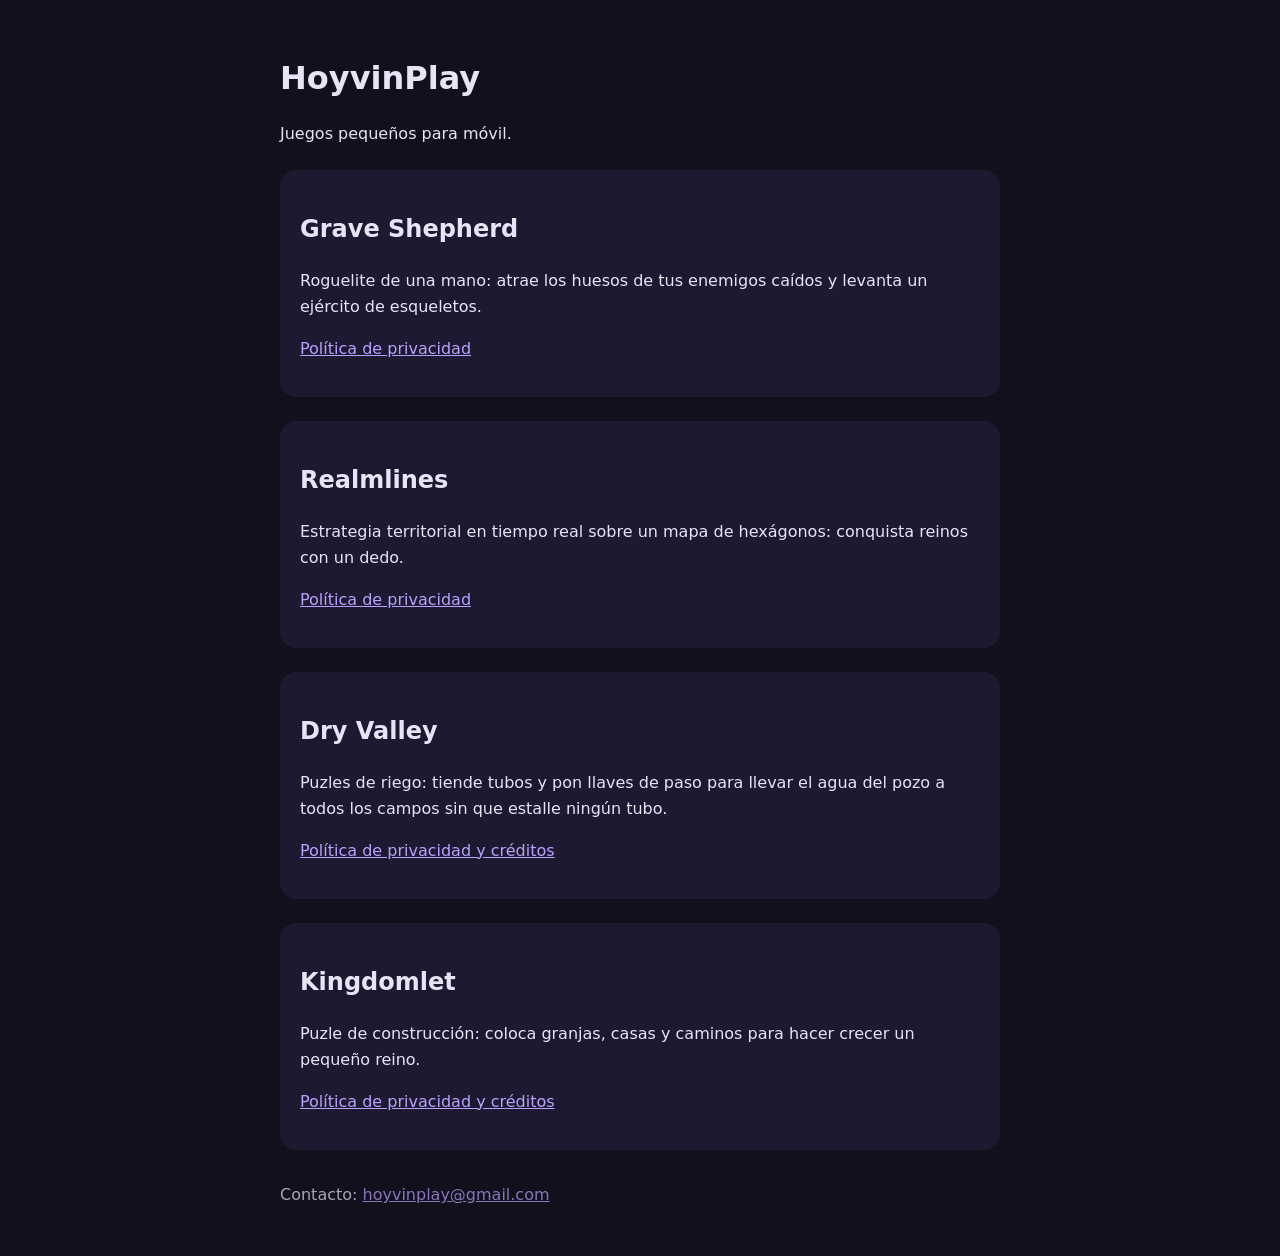
<file: index.html>
<!doctype html>
<html lang="es">
<head>
<meta charset="utf-8">
<meta name="viewport" content="width=device-width, initial-scale=1">
<title>HoyvinPlay</title>
<style>
  body { font-family: system-ui, -apple-system, "Segoe UI", Roboto, sans-serif; max-width: 720px; margin: 0 auto; padding: 32px 16px; line-height: 1.6; background: #12101c; color: #e8e4f6; }
  a { color: #b9a2ff; }
  h1 { margin-bottom: 0.2rem; }
  .card { background: #1d1930; border-radius: 16px; padding: 20px; margin-top: 24px; }
</style>
</head>
<body>
<h1>HoyvinPlay</h1>
<p>Juegos pequeños para móvil.</p>
<div class="card">
  <h2>Grave Shepherd</h2>
  <p>Roguelite de una mano: atrae los huesos de tus enemigos caídos y levanta un ejército de esqueletos.</p>
  <p><a href="privacy.html">Política de privacidad</a></p>
</div>
<div class="card">
  <h2>Realmlines</h2>
  <p>Estrategia territorial en tiempo real sobre un mapa de hexágonos: conquista reinos con un dedo.</p>
  <p><a href="realmlines/privacy.html">Política de privacidad</a></p>
</div>
<div class="card">
  <h2>Dry Valley</h2>
  <p>Puzles de riego: tiende tubos y pon llaves de paso para llevar el agua del pozo a todos los campos sin que estalle ningún tubo.</p>
  <p><a href="trunkline/privacy.html">Política de privacidad y créditos</a></p>
</div>
<div class="card">
  <h2>Kingdomlet</h2>
  <p>Puzle de construcción: coloca granjas, casas y caminos para hacer crecer un pequeño reino.</p>
  <p><a href="kingdomlet/privacy.html">Política de privacidad y créditos</a></p>
</div>
<p style="margin-top:32px;opacity:.7">Contacto: <a href="mailto:hoyvinplay@gmail.com">hoyvinplay@gmail.com</a></p>
</body>
</html>
</file>
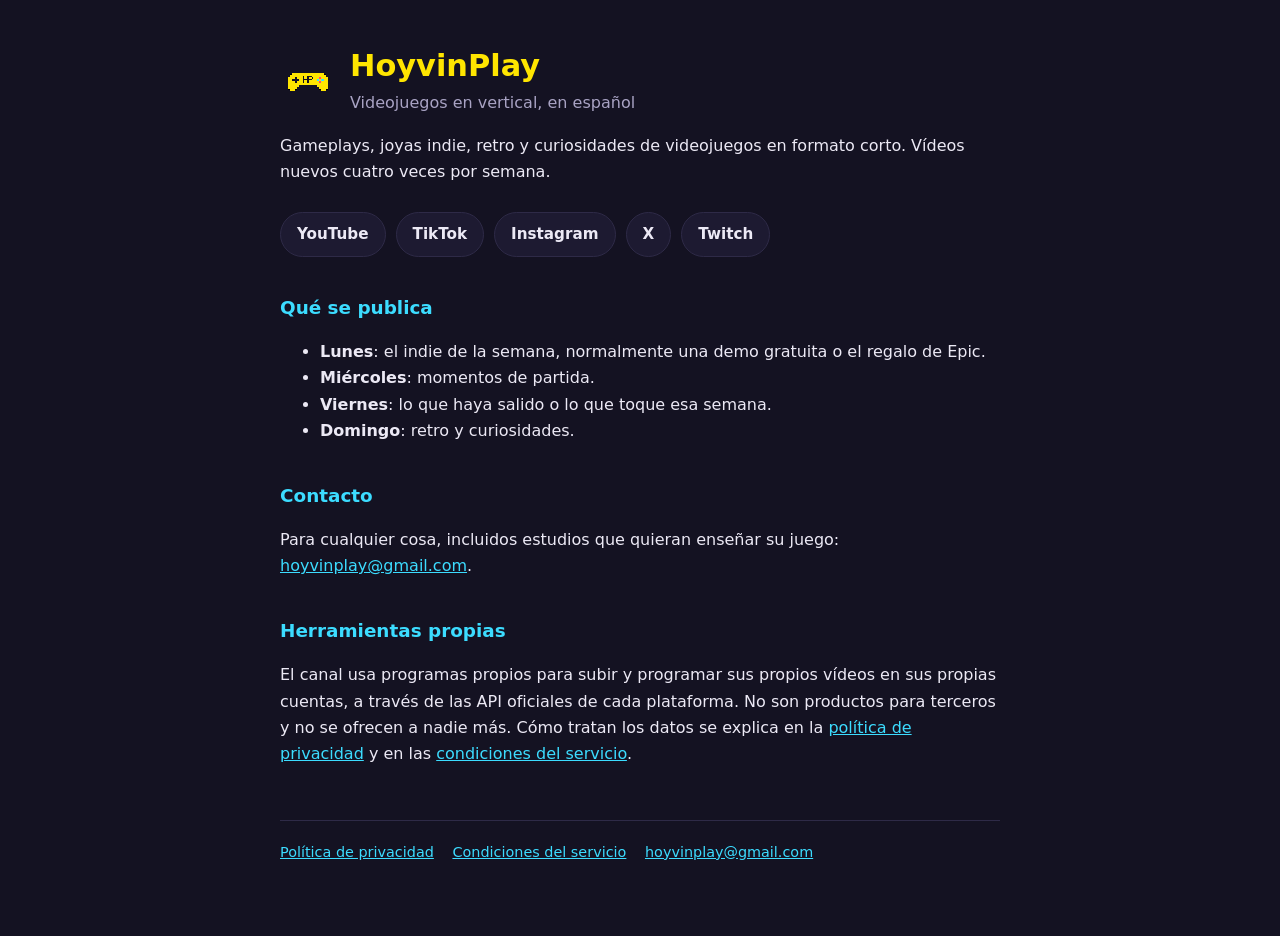
<file: canal/index.html>
<!doctype html>
<html lang="es">
<head>
<meta charset="utf-8">
<meta name="viewport" content="width=device-width,initial-scale=1">
<title>HoyvinPlay</title>
<meta name="description" content="Gameplays, joyas indie, retro y curiosidades de videojuegos en formato corto.">
<link rel="stylesheet" href="estilo.css">
<link rel="icon" href="avatar.png">
</head>
<body>
<div class="caja">

<header>
  <img src="avatar.png" alt="Logotipo de HoyvinPlay">
  <div>
    <h1>HoyvinPlay</h1>
    <div class="sub">Videojuegos en vertical, en español</div>
  </div>
</header>

<p>Gameplays, joyas indie, retro y curiosidades de videojuegos en formato corto.
Vídeos nuevos cuatro veces por semana.</p>

<nav>
  <a href="https://www.youtube.com/@hoyvinplay">YouTube</a>
  <a href="https://www.tiktok.com/@hoyvinplay">TikTok</a>
  <a href="https://www.instagram.com/hoyvinplay/">Instagram</a>
  <a href="https://x.com/hoyvinplay">X</a>
  <a href="https://www.twitch.tv/hoyvinplay">Twitch</a>
</nav>

<h2>Qué se publica</h2>
<ul>
  <li><strong>Lunes</strong>: el indie de la semana, normalmente una demo gratuita o el regalo de Epic.</li>
  <li><strong>Miércoles</strong>: momentos de partida.</li>
  <li><strong>Viernes</strong>: lo que haya salido o lo que toque esa semana.</li>
  <li><strong>Domingo</strong>: retro y curiosidades.</li>
</ul>

<h2>Contacto</h2>
<p>Para cualquier cosa, incluidos estudios que quieran enseñar su juego:
<a href="mailto:hoyvinplay@gmail.com">hoyvinplay@gmail.com</a>.</p>

<h2>Herramientas propias</h2>
<p>El canal usa programas propios para subir y programar sus propios vídeos en sus propias cuentas,
a través de las API oficiales de cada plataforma. No son productos para terceros y no se ofrecen a nadie más.
Cómo tratan los datos se explica en la
<a href="privacidad.html">política de privacidad</a> y en las
<a href="condiciones.html">condiciones del servicio</a>.</p>

<footer>
  <a href="privacidad.html">Política de privacidad</a>
  <a href="condiciones.html">Condiciones del servicio</a>
  <a href="mailto:hoyvinplay@gmail.com">hoyvinplay@gmail.com</a>
</footer>

</div>
</body>
</html>
</file>
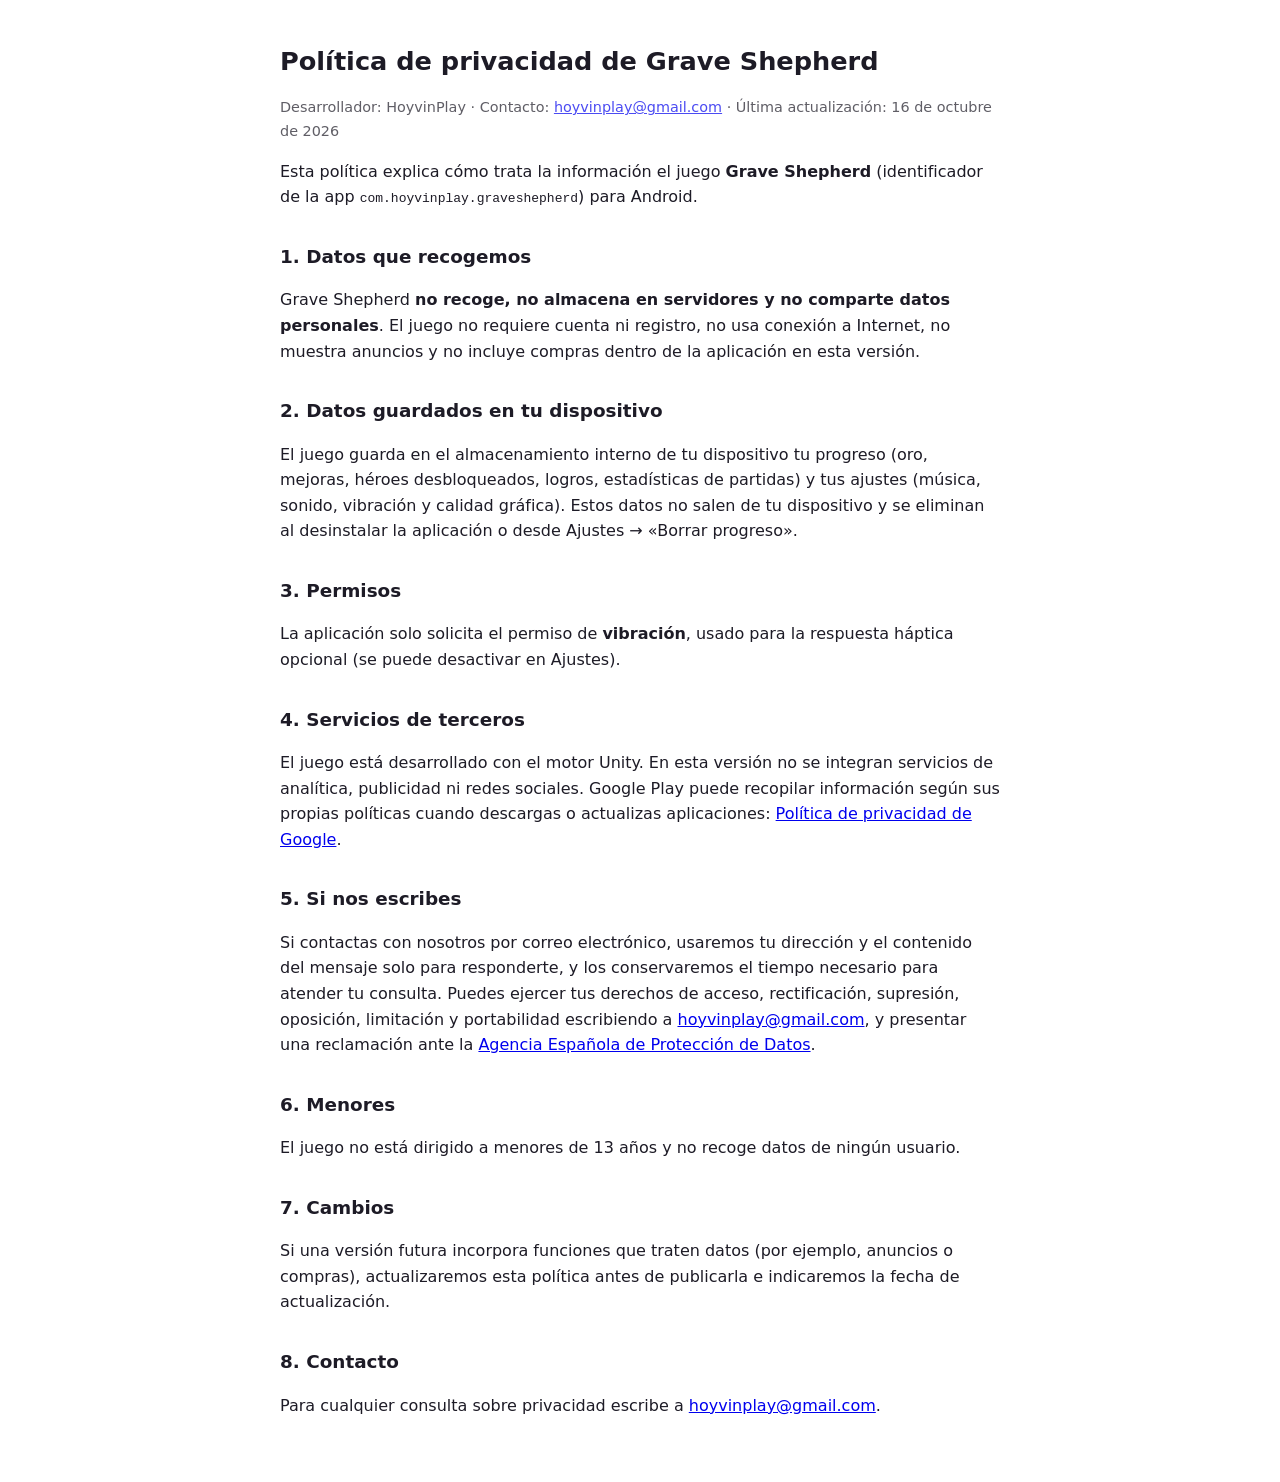
<file: privacy.html>
<!doctype html>
<html lang="es">
<head>
<meta charset="utf-8">
<meta name="viewport" content="width=device-width, initial-scale=1">
<title>Política de privacidad · Grave Shepherd</title>
<style>
  :root { color-scheme: light dark; }
  body { font-family: system-ui, -apple-system, "Segoe UI", Roboto, sans-serif; max-width: 720px; margin: 0 auto; padding: 24px 16px 48px; line-height: 1.6; background: #ffffff; color: #1d1b26; }
  @media (prefers-color-scheme: dark) { body { background: #12101c; color: #e8e4f6; } a { color: #b9a2ff; } }
  h1 { font-size: 1.6rem; margin-bottom: 0.2rem; }
  h2 { font-size: 1.15rem; margin-top: 2rem; }
  .meta { opacity: 0.7; font-size: 0.9rem; }
</style>
</head>
<body>
<h1>Política de privacidad de Grave Shepherd</h1>
<p class="meta">Desarrollador: HoyvinPlay · Contacto: <a href="mailto:hoyvinplay@gmail.com">hoyvinplay@gmail.com</a> · Última actualización: 16 de octubre de 2026</p>

<p>Esta política explica cómo trata la información el juego <strong>Grave Shepherd</strong> (identificador de la app <code>com.hoyvinplay.graveshepherd</code>) para Android.</p>

<h2>1. Datos que recogemos</h2>
<p>Grave Shepherd <strong>no recoge, no almacena en servidores y no comparte datos personales</strong>. El juego no requiere cuenta ni registro, no usa conexión a Internet, no muestra anuncios y no incluye compras dentro de la aplicación en esta versión.</p>

<h2>2. Datos guardados en tu dispositivo</h2>
<p>El juego guarda en el almacenamiento interno de tu dispositivo tu progreso (oro, mejoras, héroes desbloqueados, logros, estadísticas de partidas) y tus ajustes (música, sonido, vibración y calidad gráfica). Estos datos no salen de tu dispositivo y se eliminan al desinstalar la aplicación o desde Ajustes → «Borrar progreso».</p>

<h2>3. Permisos</h2>
<p>La aplicación solo solicita el permiso de <strong>vibración</strong>, usado para la respuesta háptica opcional (se puede desactivar en Ajustes).</p>

<h2>4. Servicios de terceros</h2>
<p>El juego está desarrollado con el motor Unity. En esta versión no se integran servicios de analítica, publicidad ni redes sociales. Google Play puede recopilar información según sus propias políticas cuando descargas o actualizas aplicaciones: <a href="https://policies.google.com/privacy">Política de privacidad de Google</a>.</p>

<h2>5. Si nos escribes</h2>
<p>Si contactas con nosotros por correo electrónico, usaremos tu dirección y el contenido del mensaje solo para responderte, y los conservaremos el tiempo necesario para atender tu consulta. Puedes ejercer tus derechos de acceso, rectificación, supresión, oposición, limitación y portabilidad escribiendo a <a href="mailto:hoyvinplay@gmail.com">hoyvinplay@gmail.com</a>, y presentar una reclamación ante la <a href="https://www.aepd.es">Agencia Española de Protección de Datos</a>.</p>

<h2>6. Menores</h2>
<p>El juego no está dirigido a menores de 13 años y no recoge datos de ningún usuario.</p>

<h2>7. Cambios</h2>
<p>Si una versión futura incorpora funciones que traten datos (por ejemplo, anuncios o compras), actualizaremos esta política antes de publicarla e indicaremos la fecha de actualización.</p>

<h2>8. Contacto</h2>
<p>Para cualquier consulta sobre privacidad escribe a <a href="mailto:hoyvinplay@gmail.com">hoyvinplay@gmail.com</a>.</p>
</body>
</html>
</file>
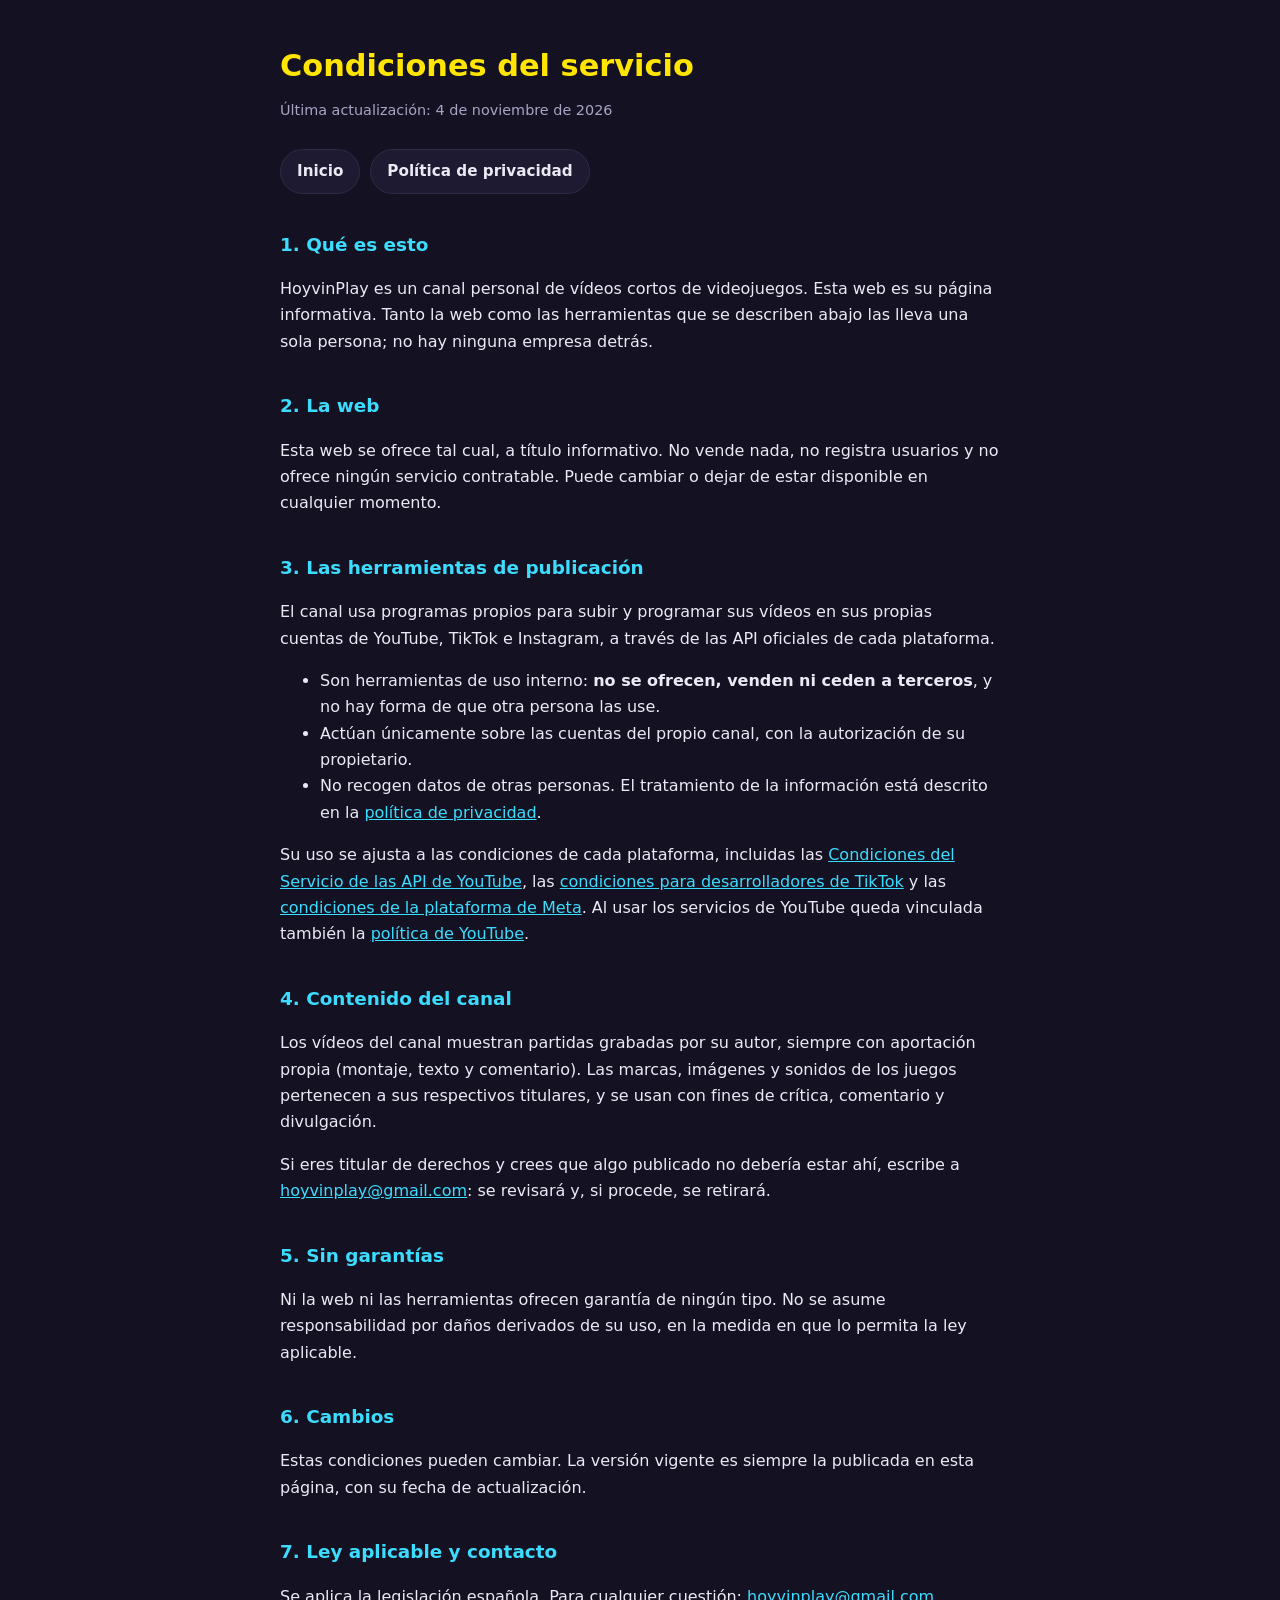
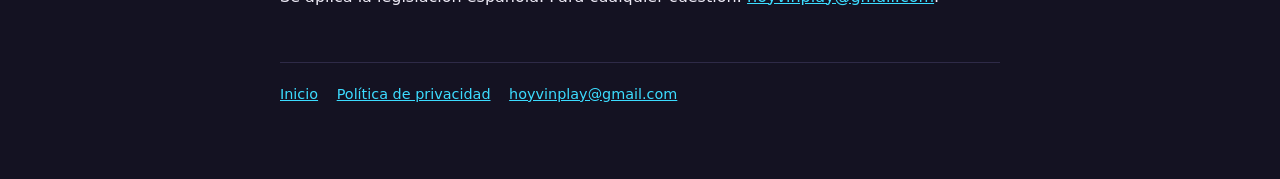
<file: canal/condiciones.html>
<!doctype html>
<html lang="es">
<head>
<meta charset="utf-8">
<meta name="viewport" content="width=device-width,initial-scale=1">
<title>Condiciones del servicio · HoyvinPlay</title>
<meta name="description" content="Condiciones del servicio de HoyvinPlay y de sus herramientas de publicación.">
<link rel="stylesheet" href="estilo.css">
<link rel="icon" href="avatar.png">
</head>
<body>
<div class="caja">

<h1>Condiciones del servicio</h1>
<p class="fecha">Última actualización: 4 de noviembre de 2026</p>

<nav>
  <a href="index.html">Inicio</a>
  <a href="privacidad.html">Política de privacidad</a>
</nav>

<h2>1. Qué es esto</h2>
<p>HoyvinPlay es un canal personal de vídeos cortos de videojuegos. Esta web es su página
informativa. Tanto la web como las herramientas que se describen abajo las lleva una sola persona;
no hay ninguna empresa detrás.</p>

<h2>2. La web</h2>
<p>Esta web se ofrece tal cual, a título informativo. No vende nada, no registra usuarios y no
ofrece ningún servicio contratable. Puede cambiar o dejar de estar disponible en cualquier momento.</p>

<h2>3. Las herramientas de publicación</h2>
<p>El canal usa programas propios para subir y programar sus vídeos en sus propias cuentas de
YouTube, TikTok e Instagram, a través de las API oficiales de cada plataforma.</p>
<ul>
  <li>Son herramientas de uso interno: <strong>no se ofrecen, venden ni ceden a terceros</strong>, y no
  hay forma de que otra persona las use.</li>
  <li>Actúan únicamente sobre las cuentas del propio canal, con la autorización de su propietario.</li>
  <li>No recogen datos de otras personas. El tratamiento de la información está descrito en la
  <a href="privacidad.html">política de privacidad</a>.</li>
</ul>
<p>Su uso se ajusta a las condiciones de cada plataforma, incluidas las
<a href="https://developers.google.com/youtube/terms/api-services-terms-of-service">Condiciones del Servicio de las API de YouTube</a>,
las <a href="https://developers.tiktok.com/terms">condiciones para desarrolladores de TikTok</a> y las
<a href="https://developers.facebook.com/terms/">condiciones de la plataforma de Meta</a>.
Al usar los servicios de YouTube queda vinculada también la
<a href="https://www.youtube.com/t/terms">política de YouTube</a>.</p>

<h2>4. Contenido del canal</h2>
<p>Los vídeos del canal muestran partidas grabadas por su autor, siempre con aportación propia
(montaje, texto y comentario). Las marcas, imágenes y sonidos de los juegos pertenecen a sus
respectivos titulares, y se usan con fines de crítica, comentario y divulgación.</p>
<p>Si eres titular de derechos y crees que algo publicado no debería estar ahí, escribe a
<a href="mailto:hoyvinplay@gmail.com">hoyvinplay@gmail.com</a>: se revisará y, si procede, se retirará.</p>

<h2>5. Sin garantías</h2>
<p>Ni la web ni las herramientas ofrecen garantía de ningún tipo. No se asume responsabilidad por
daños derivados de su uso, en la medida en que lo permita la ley aplicable.</p>

<h2>6. Cambios</h2>
<p>Estas condiciones pueden cambiar. La versión vigente es siempre la publicada en esta página,
con su fecha de actualización.</p>

<h2>7. Ley aplicable y contacto</h2>
<p>Se aplica la legislación española. Para cualquier cuestión:
<a href="mailto:hoyvinplay@gmail.com">hoyvinplay@gmail.com</a>.</p>

<footer>
  <a href="index.html">Inicio</a>
  <a href="privacidad.html">Política de privacidad</a>
  <a href="mailto:hoyvinplay@gmail.com">hoyvinplay@gmail.com</a>
</footer>

</div>
</body>
</html>
</file>
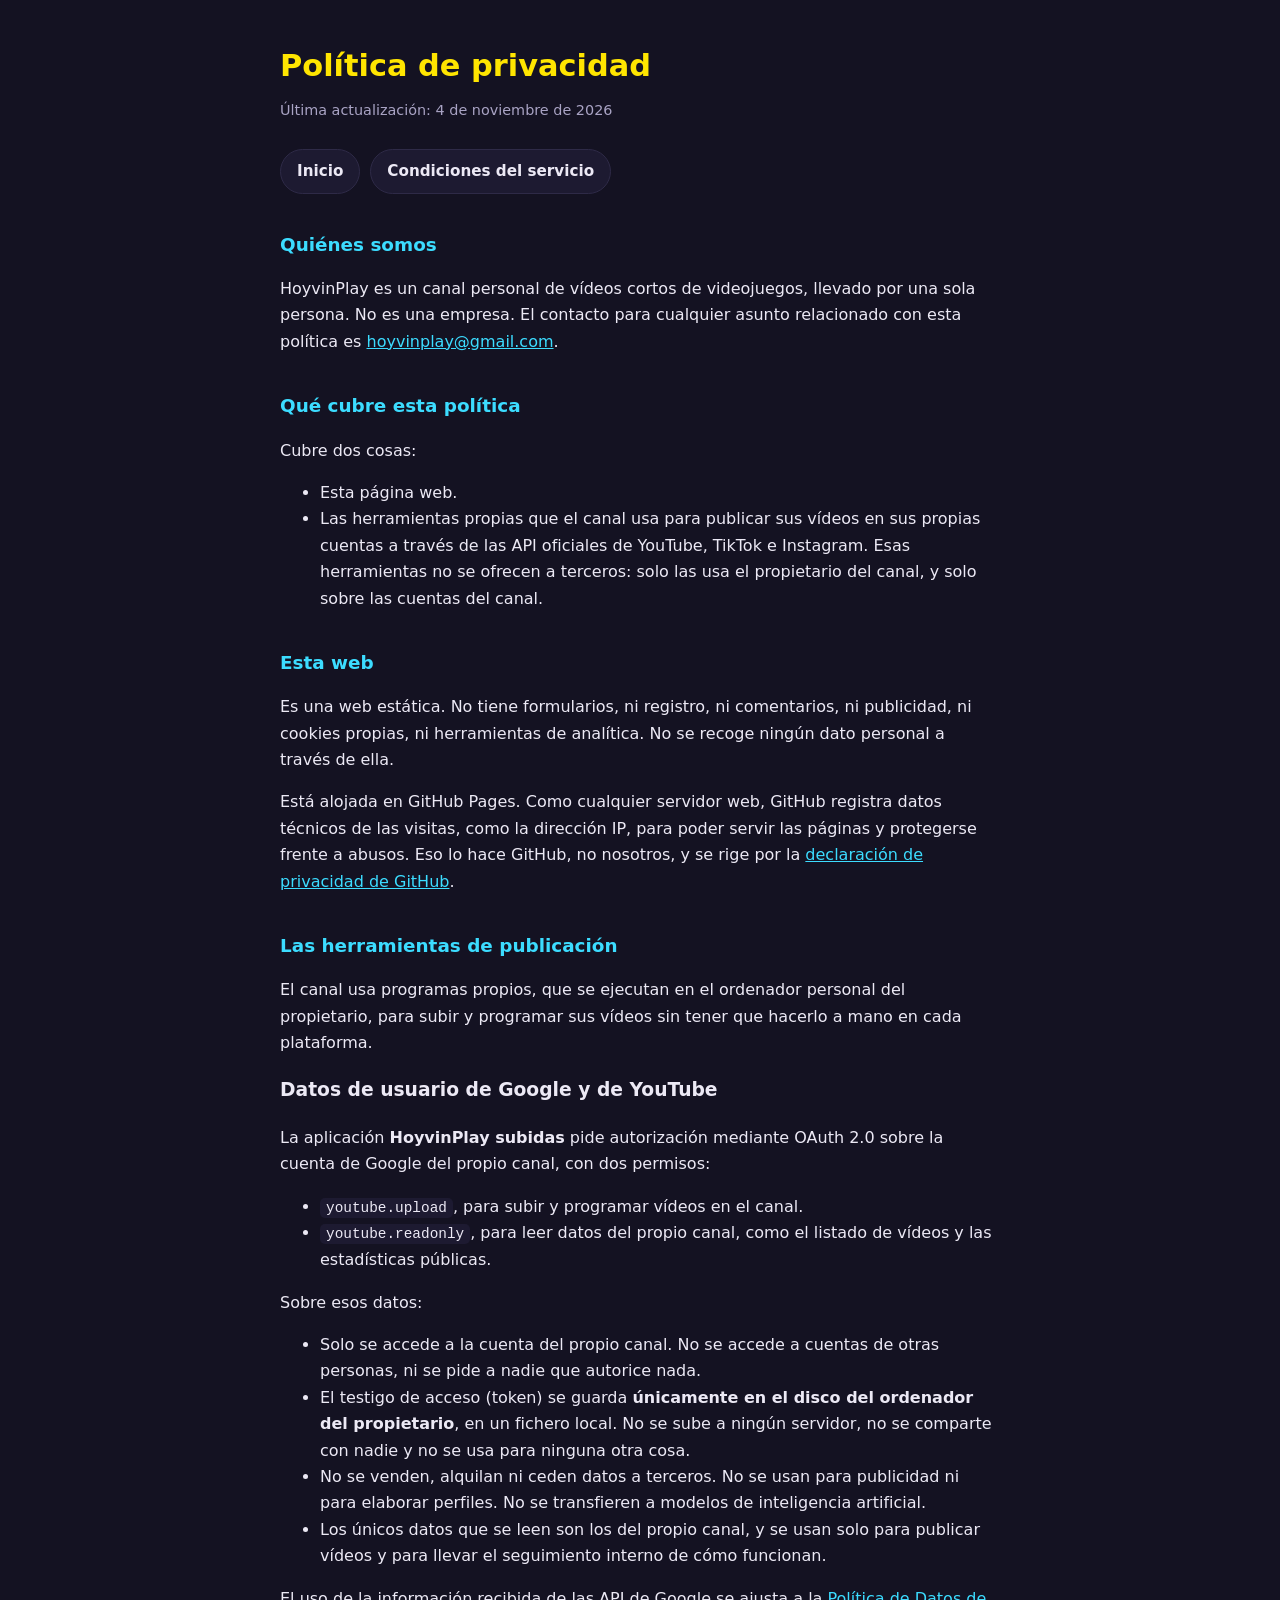
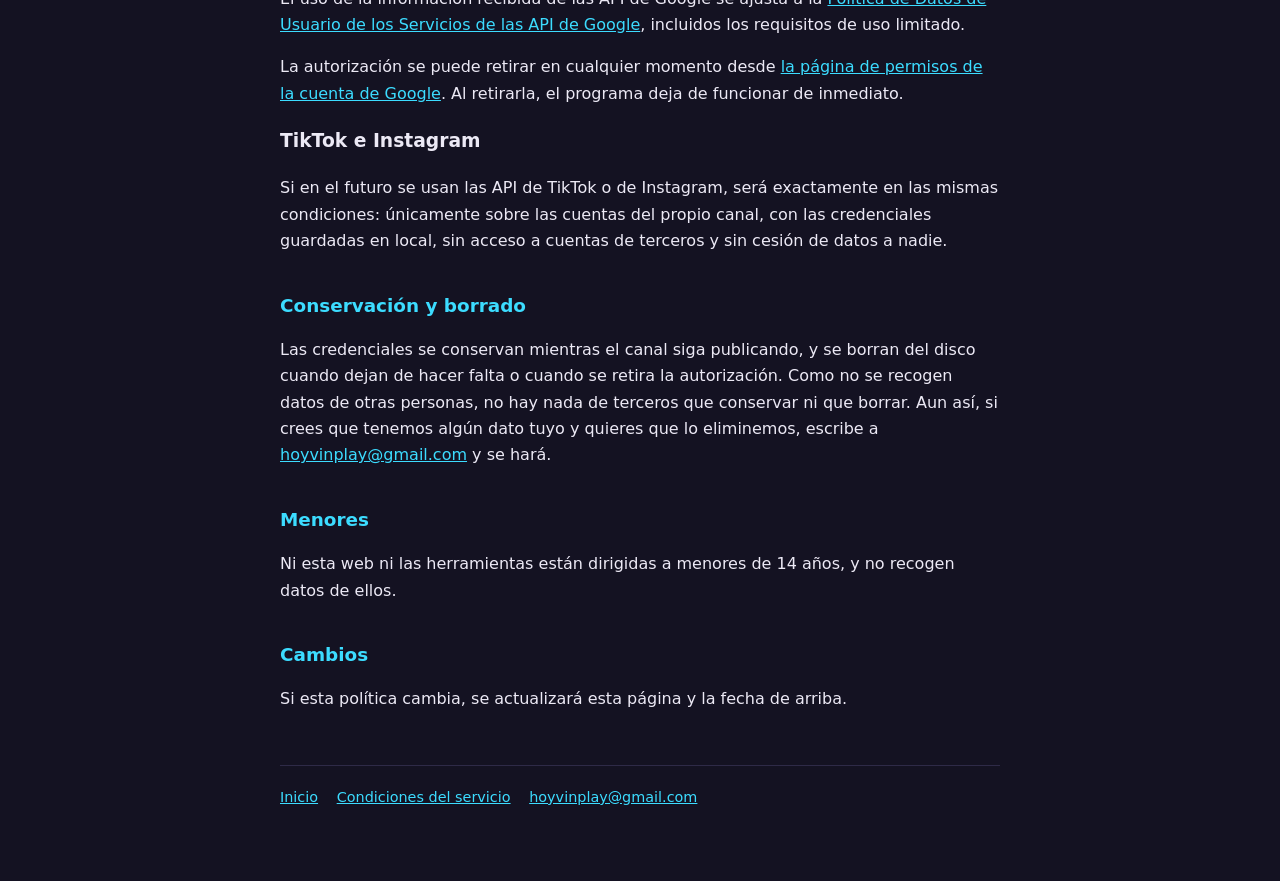
<file: canal/privacidad.html>
<!doctype html>
<html lang="es">
<head>
<meta charset="utf-8">
<meta name="viewport" content="width=device-width,initial-scale=1">
<title>Política de privacidad · HoyvinPlay</title>
<meta name="description" content="Política de privacidad de HoyvinPlay y de sus herramientas de publicación.">
<link rel="stylesheet" href="estilo.css">
<link rel="icon" href="avatar.png">
</head>
<body>
<div class="caja">

<h1>Política de privacidad</h1>
<p class="fecha">Última actualización: 4 de noviembre de 2026</p>

<nav>
  <a href="index.html">Inicio</a>
  <a href="condiciones.html">Condiciones del servicio</a>
</nav>

<h2>Quiénes somos</h2>
<p>HoyvinPlay es un canal personal de vídeos cortos de videojuegos, llevado por una sola persona.
No es una empresa. El contacto para cualquier asunto relacionado con esta política es
<a href="mailto:hoyvinplay@gmail.com">hoyvinplay@gmail.com</a>.</p>

<h2>Qué cubre esta política</h2>
<p>Cubre dos cosas:</p>
<ul>
  <li>Esta página web.</li>
  <li>Las herramientas propias que el canal usa para publicar sus vídeos en sus propias cuentas
  a través de las API oficiales de YouTube, TikTok e Instagram. Esas herramientas no se ofrecen
  a terceros: solo las usa el propietario del canal, y solo sobre las cuentas del canal.</li>
</ul>

<h2>Esta web</h2>
<p>Es una web estática. No tiene formularios, ni registro, ni comentarios, ni publicidad,
ni cookies propias, ni herramientas de analítica. No se recoge ningún dato personal a través de ella.</p>
<p>Está alojada en GitHub Pages. Como cualquier servidor web, GitHub registra datos técnicos de las
visitas, como la dirección IP, para poder servir las páginas y protegerse frente a abusos. Eso lo hace
GitHub, no nosotros, y se rige por la
<a href="https://docs.github.com/es/site-policy/privacy-policies/github-general-privacy-statement">declaración de privacidad de GitHub</a>.</p>

<h2>Las herramientas de publicación</h2>
<p>El canal usa programas propios, que se ejecutan en el ordenador personal del propietario, para subir
y programar sus vídeos sin tener que hacerlo a mano en cada plataforma.</p>

<h3>Datos de usuario de Google y de YouTube</h3>
<p>La aplicación <strong>HoyvinPlay subidas</strong> pide autorización mediante OAuth 2.0 sobre la
cuenta de Google del propio canal, con dos permisos:</p>
<ul>
  <li><code>youtube.upload</code>, para subir y programar vídeos en el canal.</li>
  <li><code>youtube.readonly</code>, para leer datos del propio canal, como el listado de vídeos
  y las estadísticas públicas.</li>
</ul>
<p>Sobre esos datos:</p>
<ul>
  <li>Solo se accede a la cuenta del propio canal. No se accede a cuentas de otras personas,
  ni se pide a nadie que autorice nada.</li>
  <li>El testigo de acceso (token) se guarda <strong>únicamente en el disco del ordenador del
  propietario</strong>, en un fichero local. No se sube a ningún servidor, no se comparte con nadie
  y no se usa para ninguna otra cosa.</li>
  <li>No se venden, alquilan ni ceden datos a terceros. No se usan para publicidad ni para elaborar
  perfiles. No se transfieren a modelos de inteligencia artificial.</li>
  <li>Los únicos datos que se leen son los del propio canal, y se usan solo para publicar vídeos
  y para llevar el seguimiento interno de cómo funcionan.</li>
</ul>
<p>El uso de la información recibida de las API de Google se ajusta a la
<a href="https://developers.google.com/terms/api-services-user-data-policy">Política de Datos de Usuario de los Servicios de las API de Google</a>,
incluidos los requisitos de uso limitado.</p>
<p>La autorización se puede retirar en cualquier momento desde
<a href="https://myaccount.google.com/permissions">la página de permisos de la cuenta de Google</a>.
Al retirarla, el programa deja de funcionar de inmediato.</p>

<h3>TikTok e Instagram</h3>
<p>Si en el futuro se usan las API de TikTok o de Instagram, será exactamente en las mismas condiciones:
únicamente sobre las cuentas del propio canal, con las credenciales guardadas en local, sin acceso a
cuentas de terceros y sin cesión de datos a nadie.</p>

<h2>Conservación y borrado</h2>
<p>Las credenciales se conservan mientras el canal siga publicando, y se borran del disco cuando dejan
de hacer falta o cuando se retira la autorización. Como no se recogen datos de otras personas, no hay
nada de terceros que conservar ni que borrar. Aun así, si crees que tenemos algún dato tuyo y quieres
que lo eliminemos, escribe a <a href="mailto:hoyvinplay@gmail.com">hoyvinplay@gmail.com</a> y se hará.</p>

<h2>Menores</h2>
<p>Ni esta web ni las herramientas están dirigidas a menores de 14 años, y no recogen datos de ellos.</p>

<h2>Cambios</h2>
<p>Si esta política cambia, se actualizará esta página y la fecha de arriba.</p>

<footer>
  <a href="index.html">Inicio</a>
  <a href="condiciones.html">Condiciones del servicio</a>
  <a href="mailto:hoyvinplay@gmail.com">hoyvinplay@gmail.com</a>
</footer>

</div>
</body>
</html>
</file>
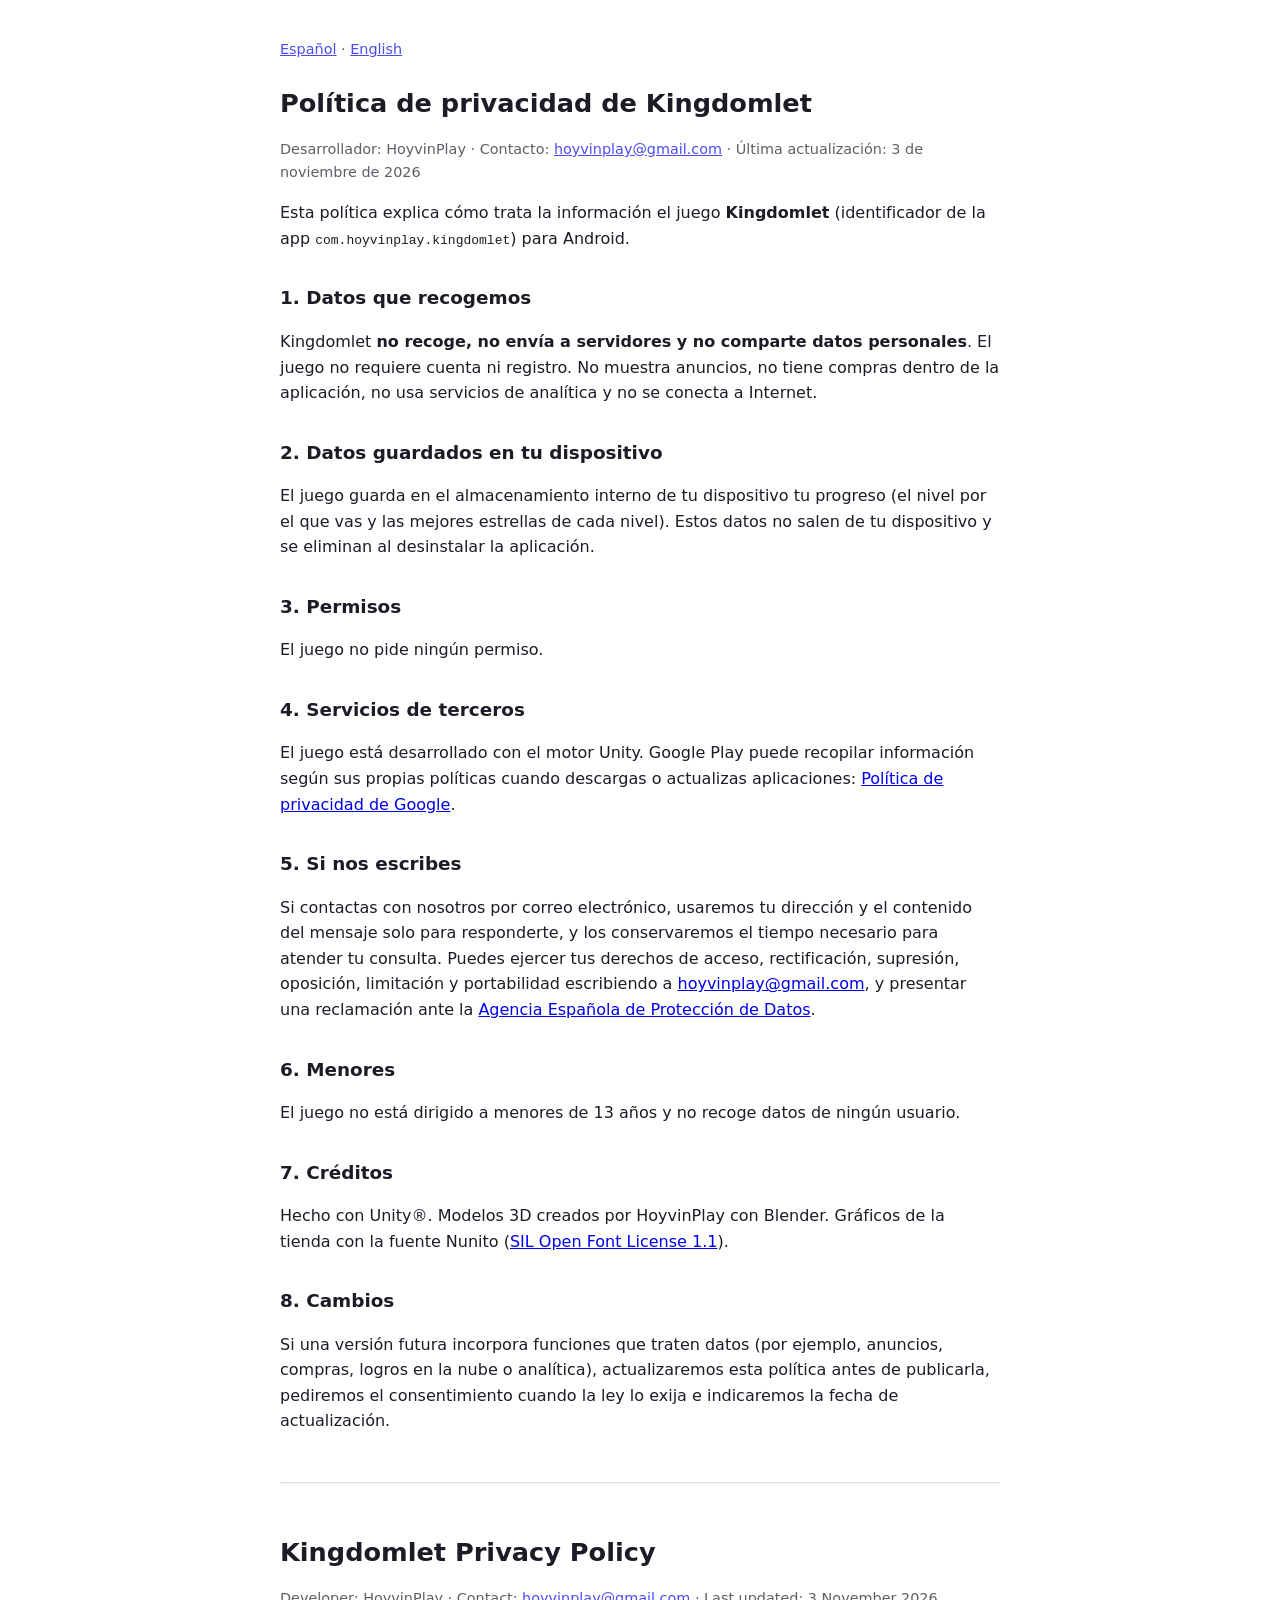
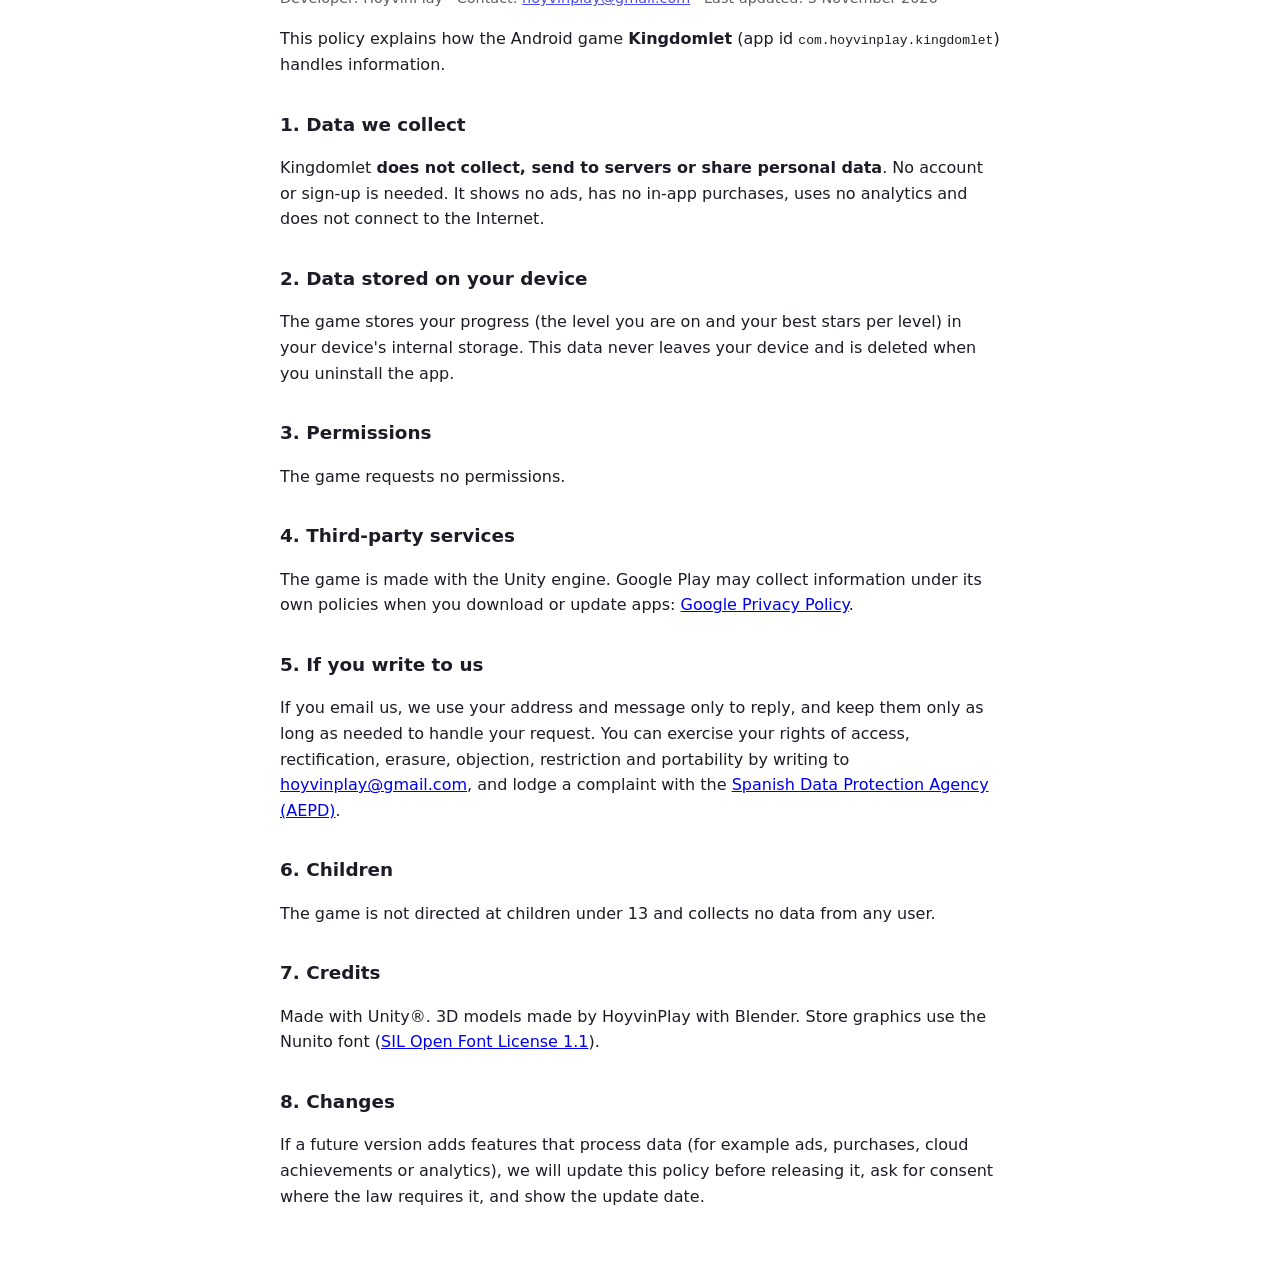
<file: kingdomlet/privacy.html>
<!doctype html>
<html lang="es">
<head>
<meta charset="utf-8">
<meta name="viewport" content="width=device-width, initial-scale=1">
<title>Política de privacidad · Kingdomlet</title>
<style>
  :root { color-scheme: light dark; }
  body { font-family: system-ui, -apple-system, "Segoe UI", Roboto, sans-serif; max-width: 720px; margin: 0 auto; padding: 24px 16px 48px; line-height: 1.6; background: #ffffff; color: #1d1b26; }
  @media (prefers-color-scheme: dark) { body { background: #12101c; color: #e8e4f6; } a { color: #b9a2ff; } }
  h1 { font-size: 1.6rem; margin-bottom: 0.2rem; }
  h2 { font-size: 1.15rem; margin-top: 2rem; }
  .meta { opacity: 0.7; font-size: 0.9rem; }
  hr { margin: 3rem 0; opacity: 0.3; }
</style>
</head>
<body>
<p class="meta"><a href="#es">Español</a> · <a href="#en">English</a></p>

<section id="es">
<h1>Política de privacidad de Kingdomlet</h1>
<p class="meta">Desarrollador: HoyvinPlay · Contacto: <a href="mailto:hoyvinplay@gmail.com">hoyvinplay@gmail.com</a> · Última actualización: 3 de noviembre de 2026</p>

<p>Esta política explica cómo trata la información el juego <strong>Kingdomlet</strong> (identificador de la app <code>com.hoyvinplay.kingdomlet</code>) para Android.</p>

<h2>1. Datos que recogemos</h2>
<p>Kingdomlet <strong>no recoge, no envía a servidores y no comparte datos personales</strong>. El juego no requiere cuenta ni registro. No muestra anuncios, no tiene compras dentro de la aplicación, no usa servicios de analítica y no se conecta a Internet.</p>

<h2>2. Datos guardados en tu dispositivo</h2>
<p>El juego guarda en el almacenamiento interno de tu dispositivo tu progreso (el nivel por el que vas y las mejores estrellas de cada nivel). Estos datos no salen de tu dispositivo y se eliminan al desinstalar la aplicación.</p>

<h2>3. Permisos</h2>
<p>El juego no pide ningún permiso.</p>

<h2>4. Servicios de terceros</h2>
<p>El juego está desarrollado con el motor Unity. Google Play puede recopilar información según sus propias políticas cuando descargas o actualizas aplicaciones: <a href="https://policies.google.com/privacy">Política de privacidad de Google</a>.</p>

<h2>5. Si nos escribes</h2>
<p>Si contactas con nosotros por correo electrónico, usaremos tu dirección y el contenido del mensaje solo para responderte, y los conservaremos el tiempo necesario para atender tu consulta. Puedes ejercer tus derechos de acceso, rectificación, supresión, oposición, limitación y portabilidad escribiendo a <a href="mailto:hoyvinplay@gmail.com">hoyvinplay@gmail.com</a>, y presentar una reclamación ante la <a href="https://www.aepd.es">Agencia Española de Protección de Datos</a>.</p>

<h2>6. Menores</h2>
<p>El juego no está dirigido a menores de 13 años y no recoge datos de ningún usuario.</p>

<h2>7. Créditos</h2>
<p>Hecho con Unity®. Modelos 3D creados por HoyvinPlay con Blender. Gráficos de la tienda con la fuente Nunito (<a href="https://openfontlicense.org">SIL Open Font License 1.1</a>).</p>

<h2>8. Cambios</h2>
<p>Si una versión futura incorpora funciones que traten datos (por ejemplo, anuncios, compras, logros en la nube o analítica), actualizaremos esta política antes de publicarla, pediremos el consentimiento cuando la ley lo exija e indicaremos la fecha de actualización.</p>
</section>

<hr>

<section id="en" lang="en">
<h1>Kingdomlet Privacy Policy</h1>
<p class="meta">Developer: HoyvinPlay · Contact: <a href="mailto:hoyvinplay@gmail.com">hoyvinplay@gmail.com</a> · Last updated: 3 November 2026</p>

<p>This policy explains how the Android game <strong>Kingdomlet</strong> (app id <code>com.hoyvinplay.kingdomlet</code>) handles information.</p>

<h2>1. Data we collect</h2>
<p>Kingdomlet <strong>does not collect, send to servers or share personal data</strong>. No account or sign-up is needed. It shows no ads, has no in-app purchases, uses no analytics and does not connect to the Internet.</p>

<h2>2. Data stored on your device</h2>
<p>The game stores your progress (the level you are on and your best stars per level) in your device's internal storage. This data never leaves your device and is deleted when you uninstall the app.</p>

<h2>3. Permissions</h2>
<p>The game requests no permissions.</p>

<h2>4. Third-party services</h2>
<p>The game is made with the Unity engine. Google Play may collect information under its own policies when you download or update apps: <a href="https://policies.google.com/privacy">Google Privacy Policy</a>.</p>

<h2>5. If you write to us</h2>
<p>If you email us, we use your address and message only to reply, and keep them only as long as needed to handle your request. You can exercise your rights of access, rectification, erasure, objection, restriction and portability by writing to <a href="mailto:hoyvinplay@gmail.com">hoyvinplay@gmail.com</a>, and lodge a complaint with the <a href="https://www.aepd.es">Spanish Data Protection Agency (AEPD)</a>.</p>

<h2>6. Children</h2>
<p>The game is not directed at children under 13 and collects no data from any user.</p>

<h2>7. Credits</h2>
<p>Made with Unity®. 3D models made by HoyvinPlay with Blender. Store graphics use the Nunito font (<a href="https://openfontlicense.org">SIL Open Font License 1.1</a>).</p>

<h2>8. Changes</h2>
<p>If a future version adds features that process data (for example ads, purchases, cloud achievements or analytics), we will update this policy before releasing it, ask for consent where the law requires it, and show the update date.</p>
</section>
</body>
</html>
</file>
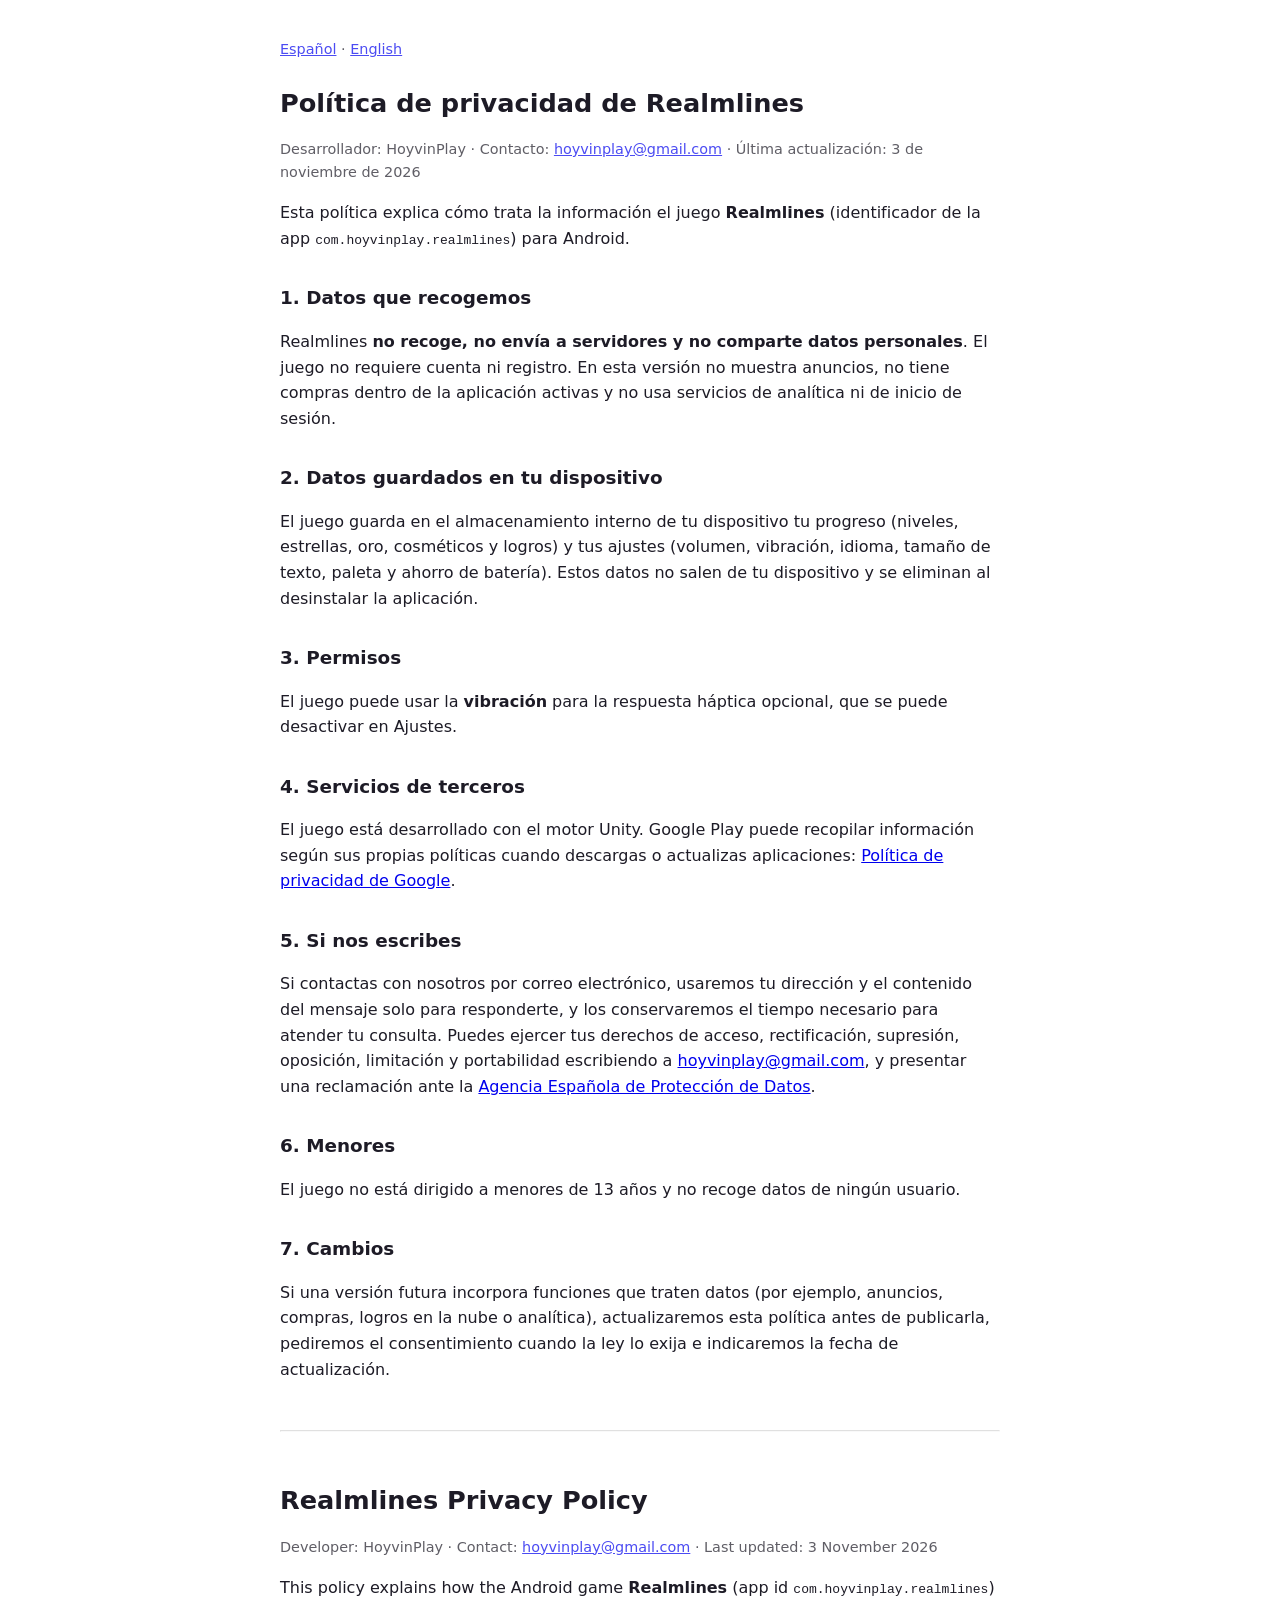
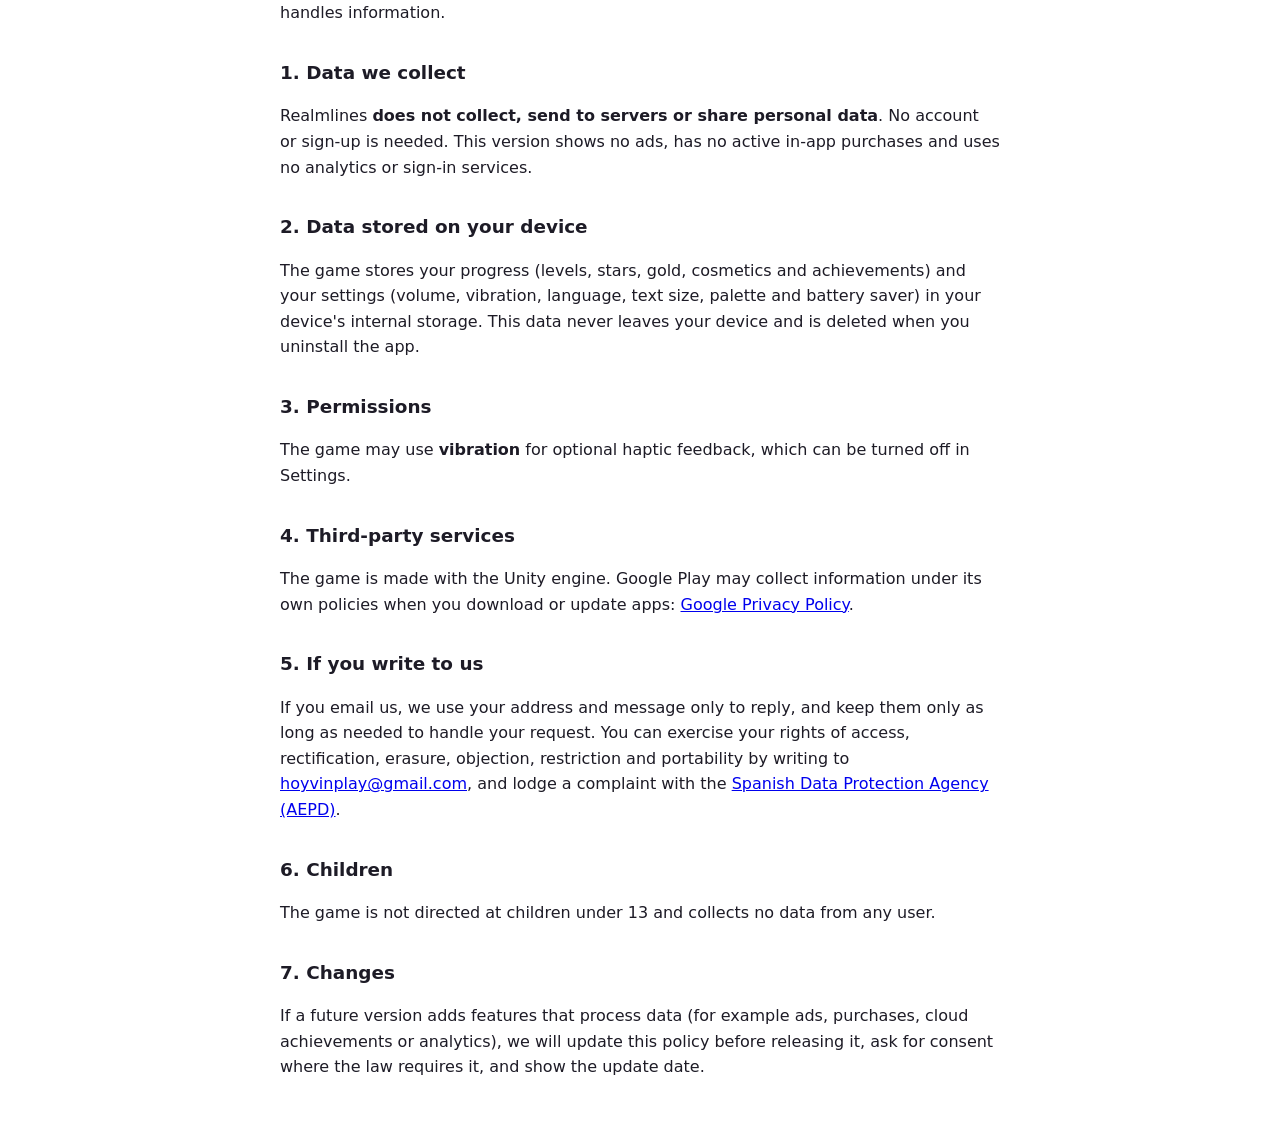
<file: realmlines/privacy.html>
<!doctype html>
<html lang="es">
<head>
<meta charset="utf-8">
<meta name="viewport" content="width=device-width, initial-scale=1">
<title>Política de privacidad · Realmlines</title>
<style>
  :root { color-scheme: light dark; }
  body { font-family: system-ui, -apple-system, "Segoe UI", Roboto, sans-serif; max-width: 720px; margin: 0 auto; padding: 24px 16px 48px; line-height: 1.6; background: #ffffff; color: #1d1b26; }
  @media (prefers-color-scheme: dark) { body { background: #12101c; color: #e8e4f6; } a { color: #b9a2ff; } }
  h1 { font-size: 1.6rem; margin-bottom: 0.2rem; }
  h2 { font-size: 1.15rem; margin-top: 2rem; }
  .meta { opacity: 0.7; font-size: 0.9rem; }
  hr { margin: 3rem 0; opacity: 0.3; }
</style>
</head>
<body>
<p class="meta"><a href="#es">Español</a> · <a href="#en">English</a></p>

<section id="es">
<h1>Política de privacidad de Realmlines</h1>
<p class="meta">Desarrollador: HoyvinPlay · Contacto: <a href="mailto:hoyvinplay@gmail.com">hoyvinplay@gmail.com</a> · Última actualización: 3 de noviembre de 2026</p>

<p>Esta política explica cómo trata la información el juego <strong>Realmlines</strong> (identificador de la app <code>com.hoyvinplay.realmlines</code>) para Android.</p>

<h2>1. Datos que recogemos</h2>
<p>Realmlines <strong>no recoge, no envía a servidores y no comparte datos personales</strong>. El juego no requiere cuenta ni registro. En esta versión no muestra anuncios, no tiene compras dentro de la aplicación activas y no usa servicios de analítica ni de inicio de sesión.</p>

<h2>2. Datos guardados en tu dispositivo</h2>
<p>El juego guarda en el almacenamiento interno de tu dispositivo tu progreso (niveles, estrellas, oro, cosméticos y logros) y tus ajustes (volumen, vibración, idioma, tamaño de texto, paleta y ahorro de batería). Estos datos no salen de tu dispositivo y se eliminan al desinstalar la aplicación.</p>

<h2>3. Permisos</h2>
<p>El juego puede usar la <strong>vibración</strong> para la respuesta háptica opcional, que se puede desactivar en Ajustes.</p>

<h2>4. Servicios de terceros</h2>
<p>El juego está desarrollado con el motor Unity. Google Play puede recopilar información según sus propias políticas cuando descargas o actualizas aplicaciones: <a href="https://policies.google.com/privacy">Política de privacidad de Google</a>.</p>

<h2>5. Si nos escribes</h2>
<p>Si contactas con nosotros por correo electrónico, usaremos tu dirección y el contenido del mensaje solo para responderte, y los conservaremos el tiempo necesario para atender tu consulta. Puedes ejercer tus derechos de acceso, rectificación, supresión, oposición, limitación y portabilidad escribiendo a <a href="mailto:hoyvinplay@gmail.com">hoyvinplay@gmail.com</a>, y presentar una reclamación ante la <a href="https://www.aepd.es">Agencia Española de Protección de Datos</a>.</p>

<h2>6. Menores</h2>
<p>El juego no está dirigido a menores de 13 años y no recoge datos de ningún usuario.</p>

<h2>7. Cambios</h2>
<p>Si una versión futura incorpora funciones que traten datos (por ejemplo, anuncios, compras, logros en la nube o analítica), actualizaremos esta política antes de publicarla, pediremos el consentimiento cuando la ley lo exija e indicaremos la fecha de actualización.</p>
</section>

<hr>

<section id="en" lang="en">
<h1>Realmlines Privacy Policy</h1>
<p class="meta">Developer: HoyvinPlay · Contact: <a href="mailto:hoyvinplay@gmail.com">hoyvinplay@gmail.com</a> · Last updated: 3 November 2026</p>

<p>This policy explains how the Android game <strong>Realmlines</strong> (app id <code>com.hoyvinplay.realmlines</code>) handles information.</p>

<h2>1. Data we collect</h2>
<p>Realmlines <strong>does not collect, send to servers or share personal data</strong>. No account or sign-up is needed. This version shows no ads, has no active in-app purchases and uses no analytics or sign-in services.</p>

<h2>2. Data stored on your device</h2>
<p>The game stores your progress (levels, stars, gold, cosmetics and achievements) and your settings (volume, vibration, language, text size, palette and battery saver) in your device's internal storage. This data never leaves your device and is deleted when you uninstall the app.</p>

<h2>3. Permissions</h2>
<p>The game may use <strong>vibration</strong> for optional haptic feedback, which can be turned off in Settings.</p>

<h2>4. Third-party services</h2>
<p>The game is made with the Unity engine. Google Play may collect information under its own policies when you download or update apps: <a href="https://policies.google.com/privacy">Google Privacy Policy</a>.</p>

<h2>5. If you write to us</h2>
<p>If you email us, we use your address and message only to reply, and keep them only as long as needed to handle your request. You can exercise your rights of access, rectification, erasure, objection, restriction and portability by writing to <a href="mailto:hoyvinplay@gmail.com">hoyvinplay@gmail.com</a>, and lodge a complaint with the <a href="https://www.aepd.es">Spanish Data Protection Agency (AEPD)</a>.</p>

<h2>6. Children</h2>
<p>The game is not directed at children under 13 and collects no data from any user.</p>

<h2>7. Changes</h2>
<p>If a future version adds features that process data (for example ads, purchases, cloud achievements or analytics), we will update this policy before releasing it, ask for consent where the law requires it, and show the update date.</p>
</section>
</body>
</html>
</file>
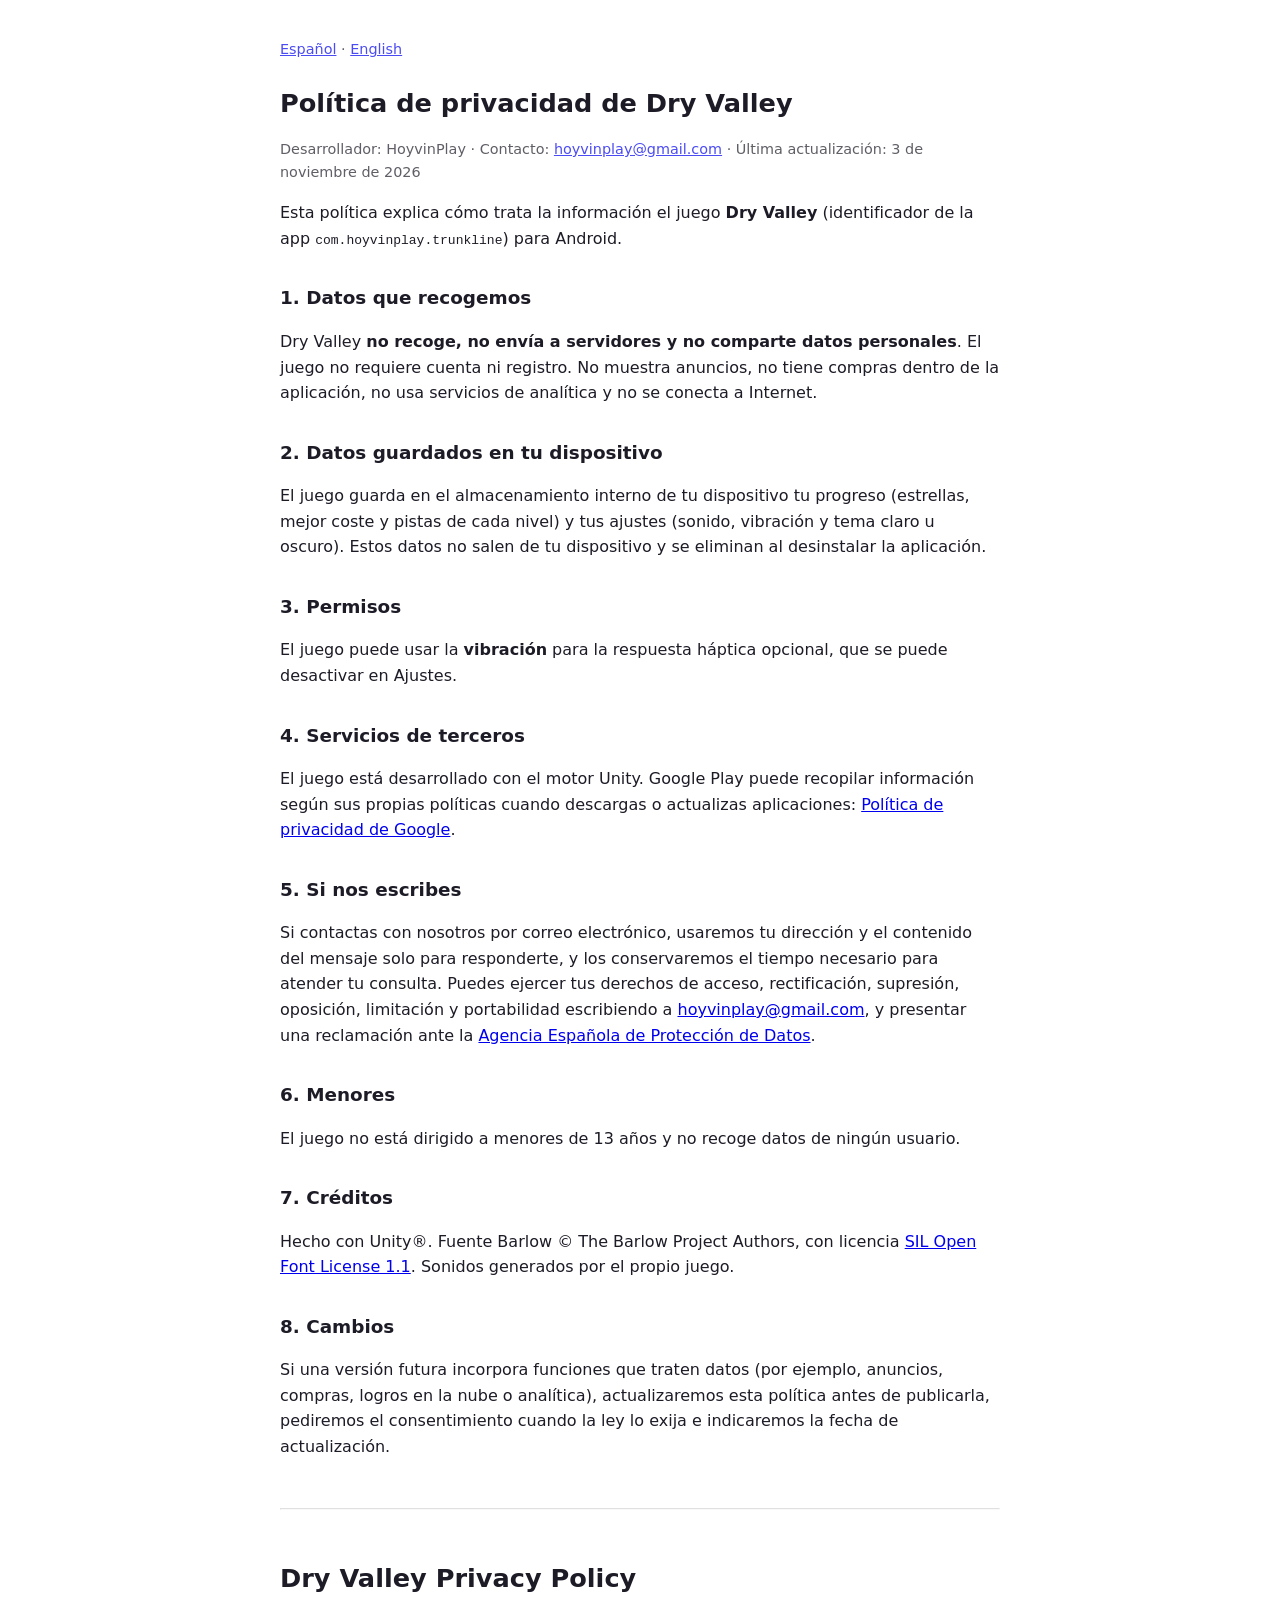
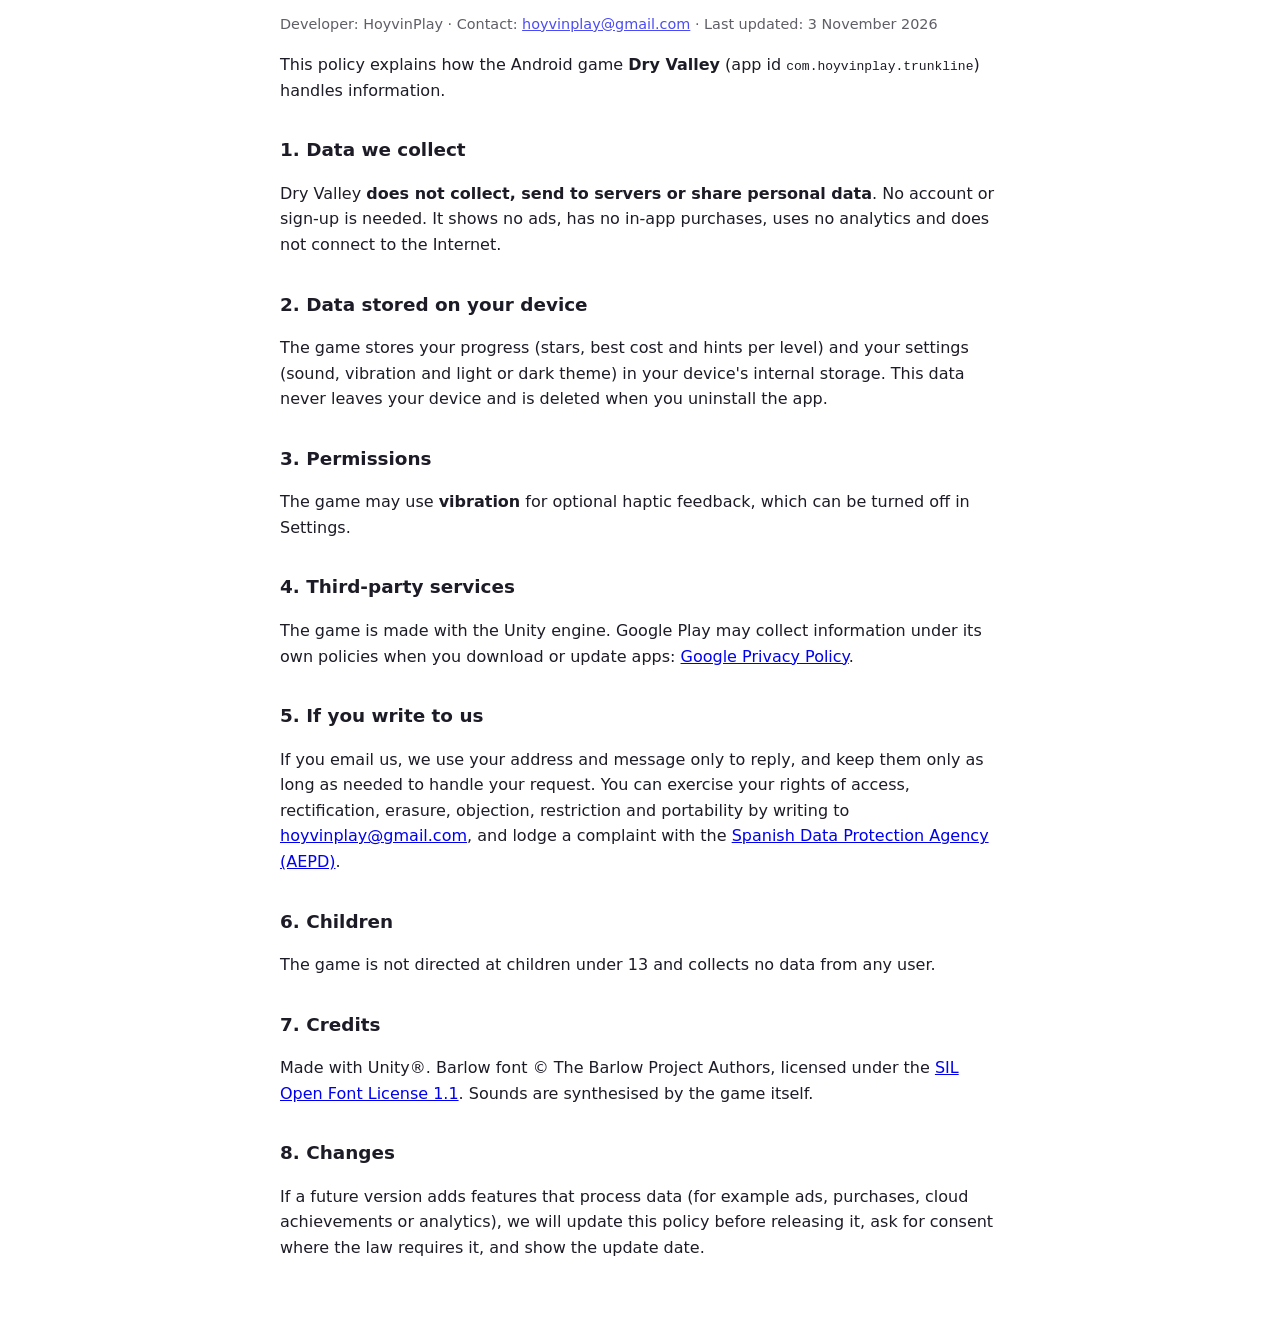
<file: trunkline/privacy.html>
<!doctype html>
<html lang="es">
<head>
<meta charset="utf-8">
<meta name="viewport" content="width=device-width, initial-scale=1">
<title>Política de privacidad · Dry Valley</title>
<style>
  :root { color-scheme: light dark; }
  body { font-family: system-ui, -apple-system, "Segoe UI", Roboto, sans-serif; max-width: 720px; margin: 0 auto; padding: 24px 16px 48px; line-height: 1.6; background: #ffffff; color: #1d1b26; }
  @media (prefers-color-scheme: dark) { body { background: #12101c; color: #e8e4f6; } a { color: #b9a2ff; } }
  h1 { font-size: 1.6rem; margin-bottom: 0.2rem; }
  h2 { font-size: 1.15rem; margin-top: 2rem; }
  .meta { opacity: 0.7; font-size: 0.9rem; }
  hr { margin: 3rem 0; opacity: 0.3; }
</style>
</head>
<body>
<p class="meta"><a href="#es">Español</a> · <a href="#en">English</a></p>

<section id="es">
<h1>Política de privacidad de Dry Valley</h1>
<p class="meta">Desarrollador: HoyvinPlay · Contacto: <a href="mailto:hoyvinplay@gmail.com">hoyvinplay@gmail.com</a> · Última actualización: 3 de noviembre de 2026</p>

<p>Esta política explica cómo trata la información el juego <strong>Dry Valley</strong> (identificador de la app <code>com.hoyvinplay.trunkline</code>) para Android.</p>

<h2>1. Datos que recogemos</h2>
<p>Dry Valley <strong>no recoge, no envía a servidores y no comparte datos personales</strong>. El juego no requiere cuenta ni registro. No muestra anuncios, no tiene compras dentro de la aplicación, no usa servicios de analítica y no se conecta a Internet.</p>

<h2>2. Datos guardados en tu dispositivo</h2>
<p>El juego guarda en el almacenamiento interno de tu dispositivo tu progreso (estrellas, mejor coste y pistas de cada nivel) y tus ajustes (sonido, vibración y tema claro u oscuro). Estos datos no salen de tu dispositivo y se eliminan al desinstalar la aplicación.</p>

<h2>3. Permisos</h2>
<p>El juego puede usar la <strong>vibración</strong> para la respuesta háptica opcional, que se puede desactivar en Ajustes.</p>

<h2>4. Servicios de terceros</h2>
<p>El juego está desarrollado con el motor Unity. Google Play puede recopilar información según sus propias políticas cuando descargas o actualizas aplicaciones: <a href="https://policies.google.com/privacy">Política de privacidad de Google</a>.</p>

<h2>5. Si nos escribes</h2>
<p>Si contactas con nosotros por correo electrónico, usaremos tu dirección y el contenido del mensaje solo para responderte, y los conservaremos el tiempo necesario para atender tu consulta. Puedes ejercer tus derechos de acceso, rectificación, supresión, oposición, limitación y portabilidad escribiendo a <a href="mailto:hoyvinplay@gmail.com">hoyvinplay@gmail.com</a>, y presentar una reclamación ante la <a href="https://www.aepd.es">Agencia Española de Protección de Datos</a>.</p>

<h2>6. Menores</h2>
<p>El juego no está dirigido a menores de 13 años y no recoge datos de ningún usuario.</p>

<h2>7. Créditos</h2>
<p>Hecho con Unity®. Fuente Barlow © The Barlow Project Authors, con licencia <a href="https://openfontlicense.org">SIL Open Font License 1.1</a>. Sonidos generados por el propio juego.</p>

<h2>8. Cambios</h2>
<p>Si una versión futura incorpora funciones que traten datos (por ejemplo, anuncios, compras, logros en la nube o analítica), actualizaremos esta política antes de publicarla, pediremos el consentimiento cuando la ley lo exija e indicaremos la fecha de actualización.</p>
</section>

<hr>

<section id="en" lang="en">
<h1>Dry Valley Privacy Policy</h1>
<p class="meta">Developer: HoyvinPlay · Contact: <a href="mailto:hoyvinplay@gmail.com">hoyvinplay@gmail.com</a> · Last updated: 3 November 2026</p>

<p>This policy explains how the Android game <strong>Dry Valley</strong> (app id <code>com.hoyvinplay.trunkline</code>) handles information.</p>

<h2>1. Data we collect</h2>
<p>Dry Valley <strong>does not collect, send to servers or share personal data</strong>. No account or sign-up is needed. It shows no ads, has no in-app purchases, uses no analytics and does not connect to the Internet.</p>

<h2>2. Data stored on your device</h2>
<p>The game stores your progress (stars, best cost and hints per level) and your settings (sound, vibration and light or dark theme) in your device's internal storage. This data never leaves your device and is deleted when you uninstall the app.</p>

<h2>3. Permissions</h2>
<p>The game may use <strong>vibration</strong> for optional haptic feedback, which can be turned off in Settings.</p>

<h2>4. Third-party services</h2>
<p>The game is made with the Unity engine. Google Play may collect information under its own policies when you download or update apps: <a href="https://policies.google.com/privacy">Google Privacy Policy</a>.</p>

<h2>5. If you write to us</h2>
<p>If you email us, we use your address and message only to reply, and keep them only as long as needed to handle your request. You can exercise your rights of access, rectification, erasure, objection, restriction and portability by writing to <a href="mailto:hoyvinplay@gmail.com">hoyvinplay@gmail.com</a>, and lodge a complaint with the <a href="https://www.aepd.es">Spanish Data Protection Agency (AEPD)</a>.</p>

<h2>6. Children</h2>
<p>The game is not directed at children under 13 and collects no data from any user.</p>

<h2>7. Credits</h2>
<p>Made with Unity®. Barlow font © The Barlow Project Authors, licensed under the <a href="https://openfontlicense.org">SIL Open Font License 1.1</a>. Sounds are synthesised by the game itself.</p>

<h2>8. Changes</h2>
<p>If a future version adds features that process data (for example ads, purchases, cloud achievements or analytics), we will update this policy before releasing it, ask for consent where the law requires it, and show the update date.</p>
</section>
</body>
</html>
</file>
<file: canal/estilo.css>
:root{
  --fondo:#141222;
  --fondo2:#1d1a31;
  --texto:#ece9f5;
  --suave:#a9a3c4;
  --amarillo:#FFE500;
  --cian:#3CDCFF;
  --magenta:#FF3D81;
}
*{box-sizing:border-box}
html{-webkit-text-size-adjust:100%}
body{
  margin:0;
  padding:0 16px;
  background:var(--fondo);
  color:var(--texto);
  font:16px/1.65 system-ui,-apple-system,"Segoe UI",Roboto,Arial,sans-serif;
}
.caja{max-width:720px;margin:0 auto;padding:48px 0 72px}
header{display:flex;align-items:center;gap:14px;margin-bottom:8px}
header img{width:56px;height:56px;border-radius:12px;image-rendering:pixelated}
h1{font-size:1.9rem;line-height:1.2;margin:0;color:var(--amarillo)}
h2{font-size:1.15rem;margin:36px 0 10px;color:var(--cian)}
p,li{color:var(--texto)}
.sub{color:var(--suave);margin-top:6px}
.fecha{color:var(--suave);font-size:.9rem}
a{color:var(--cian)}
a:hover{color:var(--amarillo)}
nav{margin:26px 0 8px;display:flex;flex-wrap:wrap;gap:10px}
nav a{
  display:inline-block;padding:9px 16px;border-radius:999px;
  background:var(--fondo2);border:1px solid #2e2a47;
  color:var(--texto);text-decoration:none;font-weight:600;font-size:.95rem;
}
nav a:hover{border-color:var(--amarillo);color:var(--amarillo)}
footer{margin-top:52px;padding-top:20px;border-top:1px solid #2e2a47;color:var(--suave);font-size:.9rem}
footer a{margin-right:14px}
code{background:var(--fondo2);padding:2px 6px;border-radius:5px;font-size:.9em}
@media(max-width:480px){h1{font-size:1.5rem}.caja{padding:32px 0 56px}}
</file>
